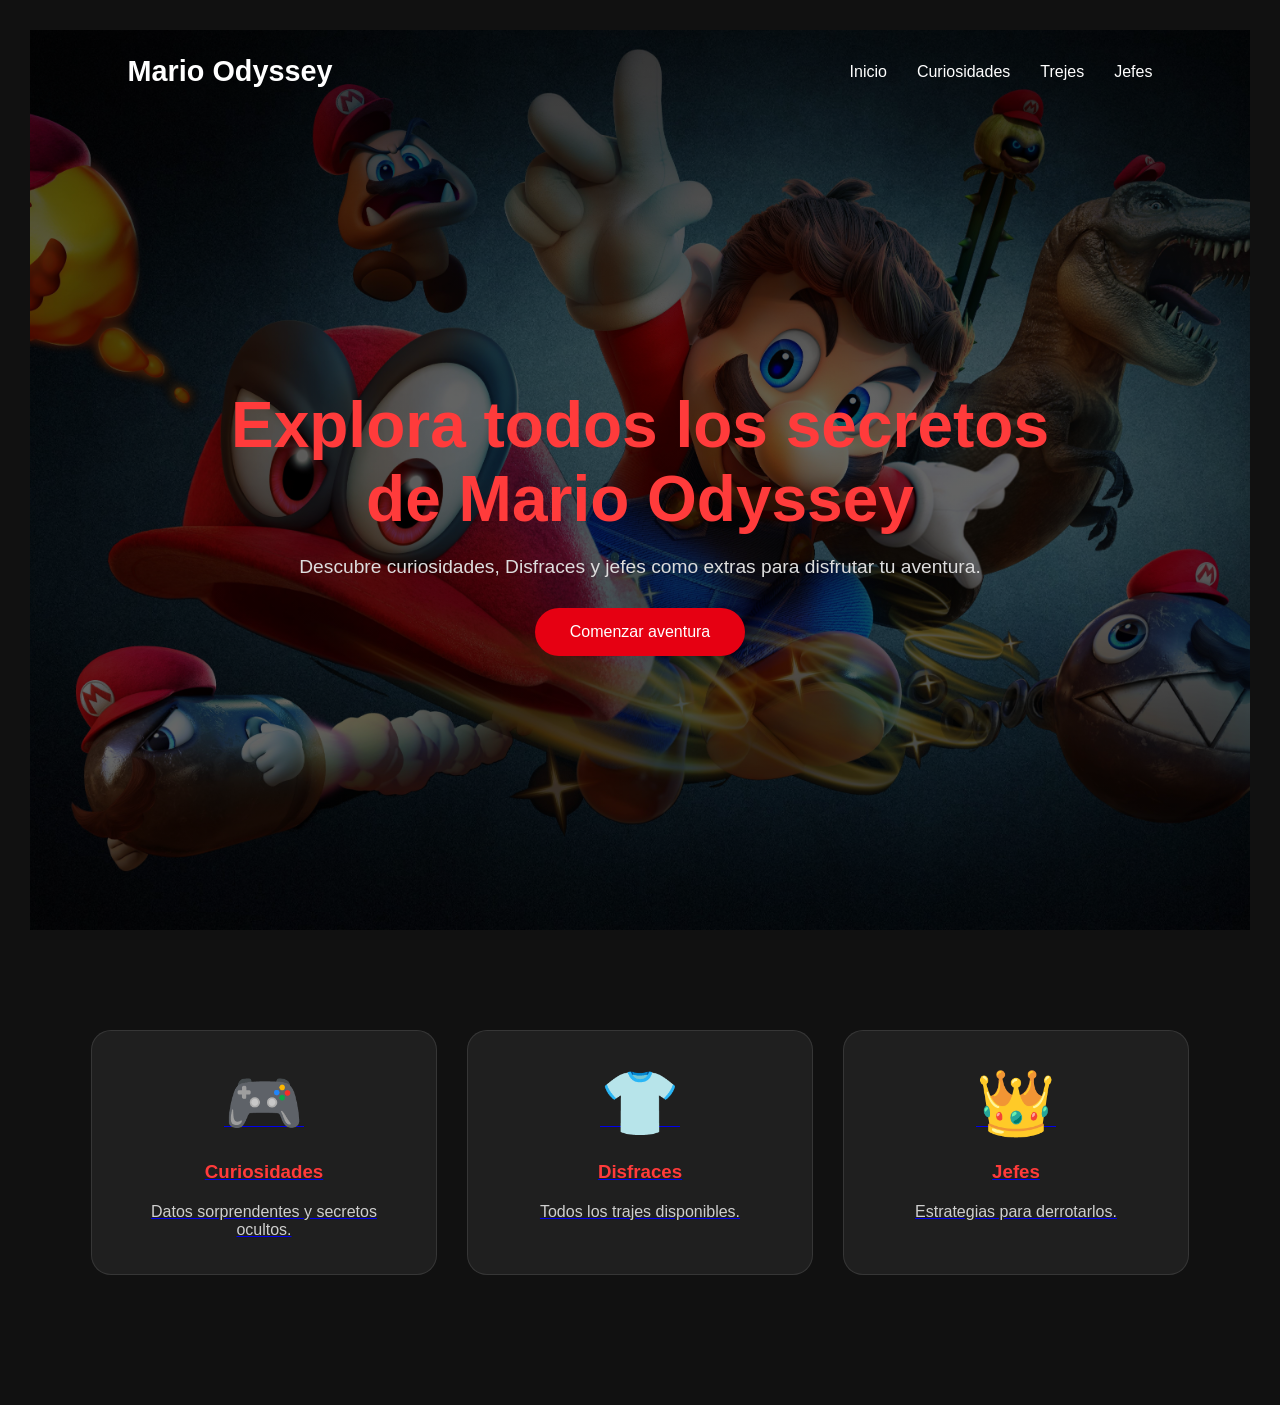
<file: index.html>
<!DOCTYPE html>
<html lang="es">
<head>
<meta charset="UTF-8">
<meta name="viewport" content="width=device-width, initial-scale=1.0">
<title>Mario Odyssey Hub</title>
<link rel="stylesheet" href="style.css">
</head>
<body>

    <!-- HERO -->
    <section class="hero">

        <nav>
            <h2 class="logo">Mario Odyssey</h2>

            <ul>
                <li><a href="index.html">Inicio</a></li>
                <li><a href="paginas/curiosidades.html">Curiosidades</a></li>
                <li><a href="paginas/trajes.html">Trejes</a></li>
                <li><a href="paginas/jefes.html">Jefes</a></li>
            </ul>
        </nav>

        <div class="hero-content">
            <h1>Explora todos los secretos de Mario Odyssey</h1>
            <p>
                Descubre curiosidades, Disfraces y
                jefes como extras para disfrutar tu aventura.
            </p>

            <a href="#menu" class="btn">Comenzar aventura</a>
        </div>

    </section>

    <!-- TARJETAS DEL MENÚ -->
    <section id="menu" class="menu-cards">

        <div class="card">
            <a href="paginas/curiosidades.html">
                <span>🎮</span>
                <h3>Curiosidades</h3>
                <p>Datos sorprendentes y secretos ocultos.</p>
            </a>
        </div>

        <div class="card">
            <a href="paginas/trajes.html">
                <span>👕</span>
                <h3>Disfraces</h3>
                <p>Todos los trajes disponibles.</p>
            </a>
        </div>

        <div class="card">
            <a href="paginas/jefes.html">
                <span>👑</span>
                <h3>Jefes</h3>
                <p>Estrategias para derrotarlos.</p>
            </a>
        </div>

    </section>


</body>
</html>
</file>
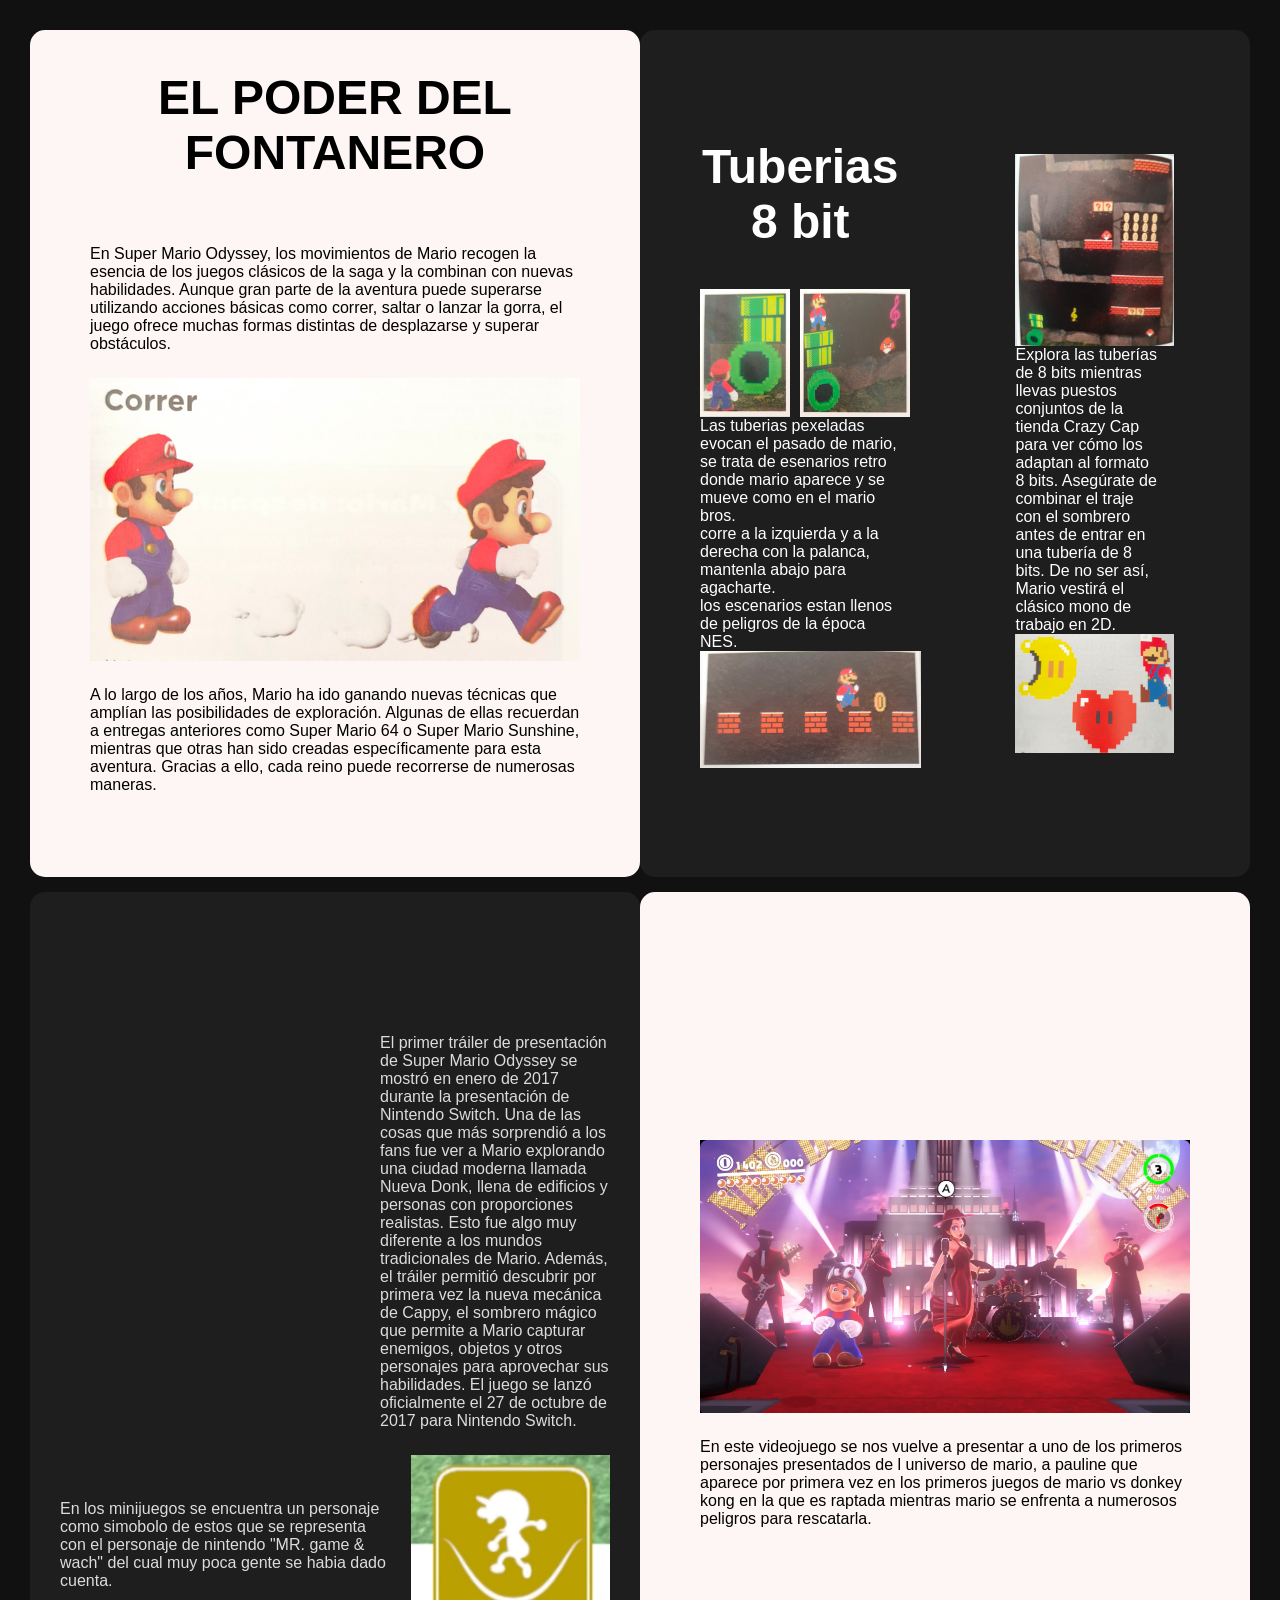
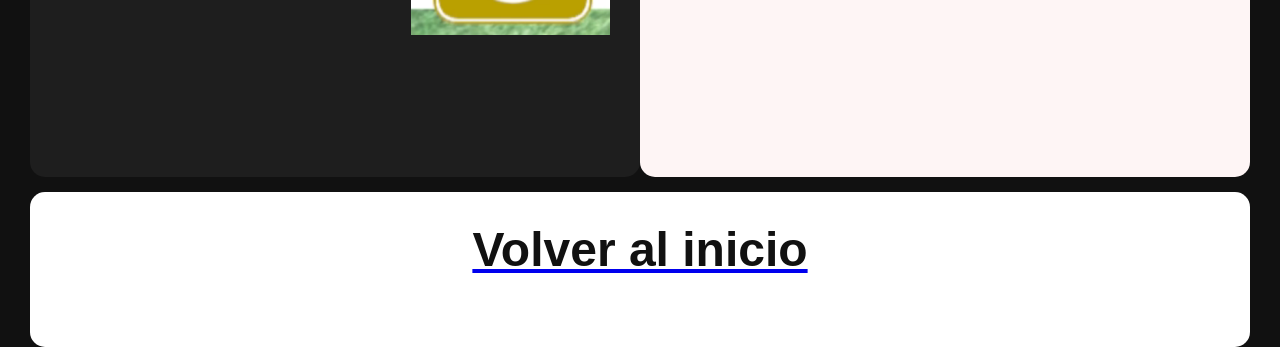
<file: paginas/curiosidades.html>
<!DOCTYPE html>
<html lang="es">
<head>
    <meta charset="UTF-8">
    <meta name="viewport" content="width=device-width, initial-scale=1.0">
    <title>Curiosidades de mario odyssey</title>
    <link rel="stylesheet" href="../style.css">
</head>
<body>
   <div class="curiosidad-poder">

    <div class="poder-imagen">
        <h1>EL PODER DEL FONTANERO</h1>
        <p>En Super Mario Odyssey, los movimientos de Mario recogen la esencia de los juegos clásicos de la saga y la combinan con nuevas habilidades. Aunque gran parte de la aventura puede superarse utilizando acciones básicas como correr, saltar o lanzar la gorra, el juego ofrece muchas formas distintas de desplazarse y superar obstáculos. <br>
        </p>
        <img src="../imagenes/correr.png" alt="Mario corriendo" class="img-correr">
        <p>A lo largo de los años, Mario ha ido ganando nuevas técnicas que amplían las posibilidades de exploración. Algunas de ellas recuerdan a entregas anteriores como Super Mario 64 o Super Mario Sunshine, mientras que otras han sido creadas específicamente para esta aventura. Gracias a ello, cada reino puede recorrerse de numerosas maneras.</p> <br>
    </div>

    <div class="poder-texto">
        <div class="izquierda1">
            <h1>Tuberias 8 bit</h1>
            <div class="imagenes-tubo">
                <img src="../imagenes/tubo-1.png" alt="tuberia" class="img-tubo"> 
                <img src="../imagenes/tubo-2.png" alt="tuberia" class="img-tubo2">
            </div>
            <p>Las tuberias pexeladas evocan el pasado de mario, se trata de esenarios retro donde mario aparece y se mueve como en el mario bros. <br>
            corre a la izquierda y a la derecha con la palanca, mantenla abajo para agacharte. <br>
            los escenarios estan llenos de peligros de la época NES.</p>
            <img src="../imagenes/cuidado.png" alt="cuidado" class="img-cuidado">
        </div>
        <div class="derecha2">
            <img src="../imagenes/tubo-3.png" alt="tuberia" class="img-tubo3">
            <p>Explora las tuberías de 8 bits mientras llevas puestos conjuntos de la tienda Crazy Cap para ver cómo los adaptan al formato 8 bits. Asegúrate de combinar el traje con el sombrero antes de entrar en una tubería de 8 bits. De no ser así, Mario vestirá el clásico mono de trabajo en 2D.</p>
            <img src="../imagenes/extras.png" alt="extras" class="img-extras">
            <P></P>
        </div>
    </div>

    <div class="parte2">
        <div class="negro">
            <div class="contenido-superior">
                <iframe class="video-mario"
                    width="800"
                    height="450"
                    src="https://www.youtube.com/embed/5kcdRBHM7kM"
                    title="Vídeo de YouTube"
                    referrerpolicy="strict-origin-when-cross-origin"
                    allow="accelerometer; autoplay; clipboard-write; encrypted-media; gyroscope; picture-in-picture; web-share"
                    allowfullscreen>
                </iframe>
                <p>El primer tráiler de presentación de Super Mario Odyssey se mostró en enero de 2017 durante la presentación de Nintendo Switch. Una de las cosas que más sorprendió a los fans fue ver a Mario explorando una ciudad moderna llamada Nueva Donk, llena de edificios y personas con proporciones realistas. Esto fue algo muy diferente a los mundos tradicionales de Mario. Además, el tráiler permitió descubrir por primera vez la nueva mecánica de Cappy, el sombrero mágico que permite a Mario capturar enemigos, objetos y otros personajes para aprovechar sus habilidades. El juego se lanzó oficialmente el 27 de octubre de 2017 para Nintendo Switch.
                </p>
            </div>
            <div class="contenido-inferior">
                <p>En los minijuegos se encuentra un personaje como simobolo de estos que se representa con el personaje de nintendo "MR. game & wach" del cual muy poca gente se habia dado cuenta.</p>
                <img src="../imagenes/curiosidad1.png" alt="curiosidades" class="curiosidad1">
            </div>
            </div>
        
        <div class="blanco">
            <img src="../imagenes/pauline.png" alt="pauline" class="pauline1">
            <p class="texto-pauline">En este videojuego se nos vuelve a presentar a uno de los primeros personajes presentados de l universo de mario, a pauline que aparece por primera vez en los primeros juegos de mario vs donkey kong en la que es raptada mientras mario se enfrenta a numerosos peligros para rescatarla.</p>
        </div>
    </div>

    <section class="volver1">
    <a href="../index.html">
        <h1 class="letra-volver">Volver al inicio</h1>
    </a>
    </section>
</div>

</body>
</html>
</file>
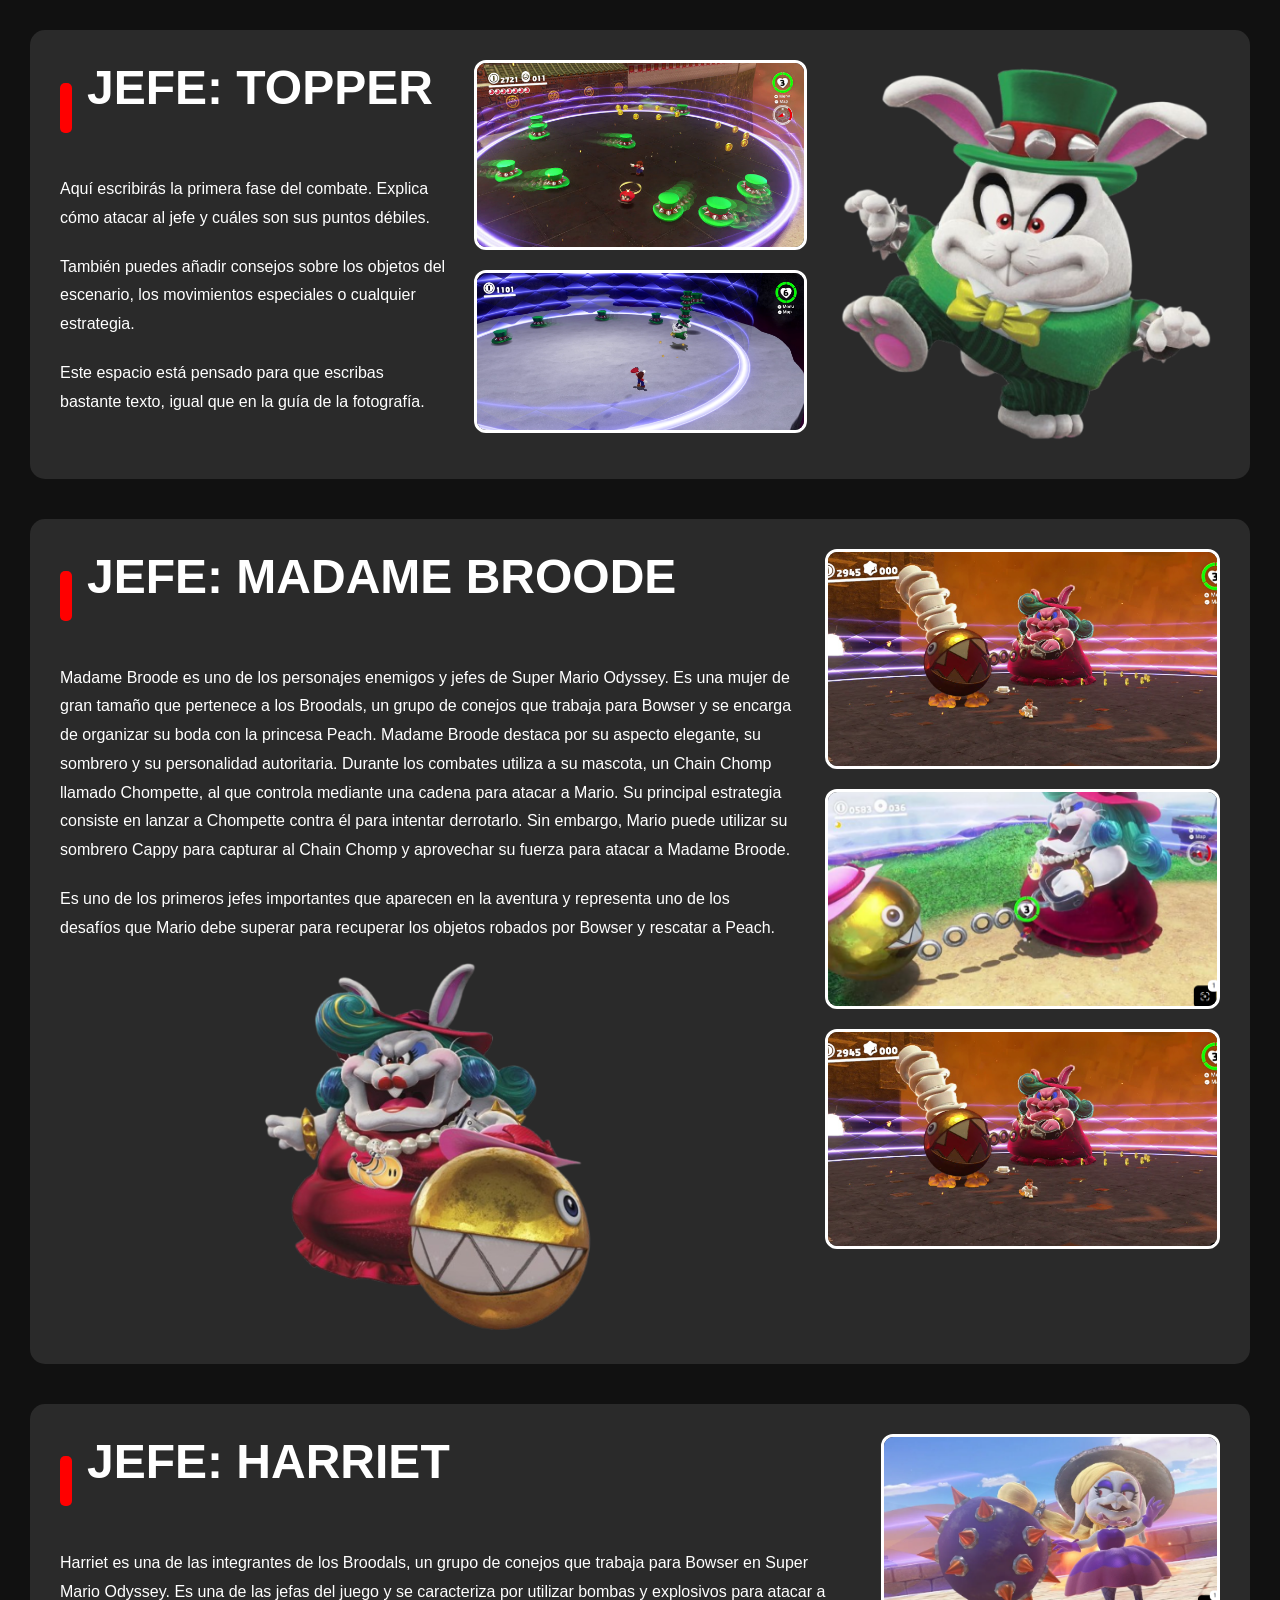
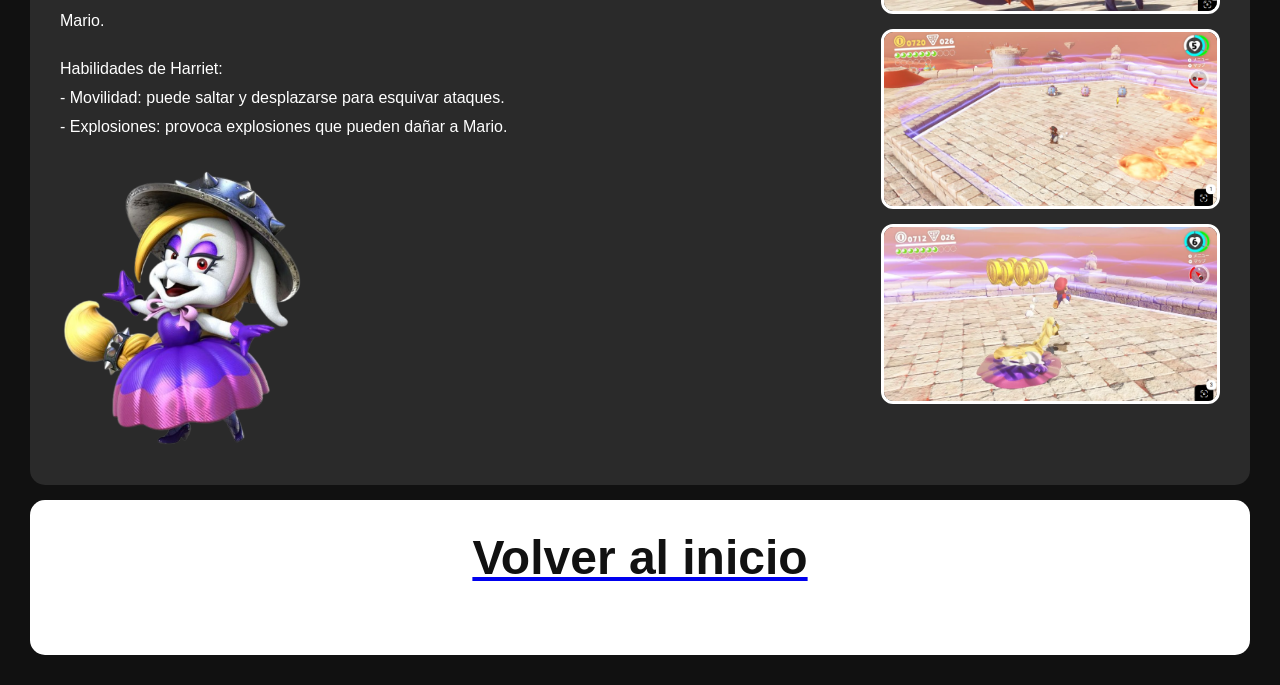
<file: paginas/jefes.html>
<!DOCTYPE html>
<html lang="es">
<head>
<meta charset="UTF-8">
<meta name="viewport" content="width=device-width, initial-scale=1.0">
<title>Jefe Topper</title>
<link rel="stylesheet" href="../style.css">
</head>

<body>

<section class="jefe">

    <div class="info">

        <div class="titulo">
            <div class="barra"></div>
            <h1>JEFE: TOPPER</h1>
        </div>

        <p>
            Aquí escribirás la primera fase del combate.
            Explica cómo atacar al jefe y cuáles son sus puntos débiles.
        </p>

        <p>
            También puedes añadir consejos sobre los objetos del escenario,
            los movimientos especiales o cualquier estrategia.
        </p>

        <p>
            Este espacio está pensado para que escribas bastante texto,
            igual que en la guía de la fotografía.
        </p>

    </div>

    <div class="capturas">

        <img src="../imagenes/topper1.jpg" alt="Captura 1">

        <img src="../imagenes/topper2.png" alt="Captura 2">

    </div>

    <div class="jefe-img">

        <img src="../imagenes/jefe1-.png" alt="Jefe">

    </div>

</section>

<section class="jefe2">

        <div class="jefe2-izquierda">

            <div class="titulo">
                <div class="barra"></div>
                <h1>JEFE: MADAME BROODE</h1>
            </div>

            <p>
                Madame Broode es uno de los personajes enemigos y jefes de Super Mario Odyssey. Es una mujer de gran tamaño que pertenece a los Broodals, un grupo de conejos que trabaja para Bowser y se encarga de organizar su boda con la princesa Peach. Madame Broode destaca por su aspecto elegante, su sombrero y su personalidad autoritaria. Durante los combates utiliza a su mascota, un Chain Chomp llamado Chompette, al que controla mediante una cadena para atacar a Mario. Su principal estrategia consiste en lanzar a Chompette contra él para intentar derrotarlo. Sin embargo, Mario puede utilizar su sombrero Cappy para capturar al Chain Chomp y aprovechar su fuerza para atacar a Madame Broode. 
            </p>

            <p>
                Es uno de los primeros jefes importantes que aparecen en la aventura y representa uno de los desafíos que Mario debe superar para recuperar los objetos robados por Bowser y rescatar a Peach.
            </p>

            <div class="jefe2-principal">
                <img src="../imagenes/madame.png" alt="Madame Broode">
            </div>

        </div>

        <div class="jefe2-derecha">

            <img src="../imagenes/madame1.png" alt="Captura 1">

            <img src="../imagenes/madame2.png" alt="Captura 2">

            <img src="../imagenes/madame1.png" alt="Captura 3">

        </div>

</section>

<section class="jefe3">

    <div class="jefe3-texto">

        <div class="titulo">
            <div class="barra"></div>
            <h1>JEFE: HARRIET</h1>
        </div>

        <p>
            Harriet es una de las integrantes de los Broodals, un grupo de conejos que trabaja para Bowser en Super Mario Odyssey. Es una de las jefas del juego y se caracteriza por utilizar bombas y explosivos para atacar a Mario.
        </p>

        <p>
            Habilidades de Harriet: <br>
- Movilidad: puede saltar y desplazarse para esquivar ataques.<br>
- Explosiones: provoca explosiones que pueden dañar a Mario.<br>
        </p>


        <div class="harriet-img">
            <img src="../imagenes/harriet.png" alt="Harriet">
        </div>

    </div>

    <div class="harriet-capturas">

        <img src="../imagenes/harriet1.png" alt="Captura 1">

        <img src="../imagenes/harriet2.png" alt="Captura 2">

        <img src="../imagenes/harriet3.png" alt="Captura 3">


    </div>

</section>

<section class="volver">
    <a href="../index.html">
        <h1 class="letra-volver">Volver al inicio</h1>
    </a>
</section>

</body>
</html>
</file>
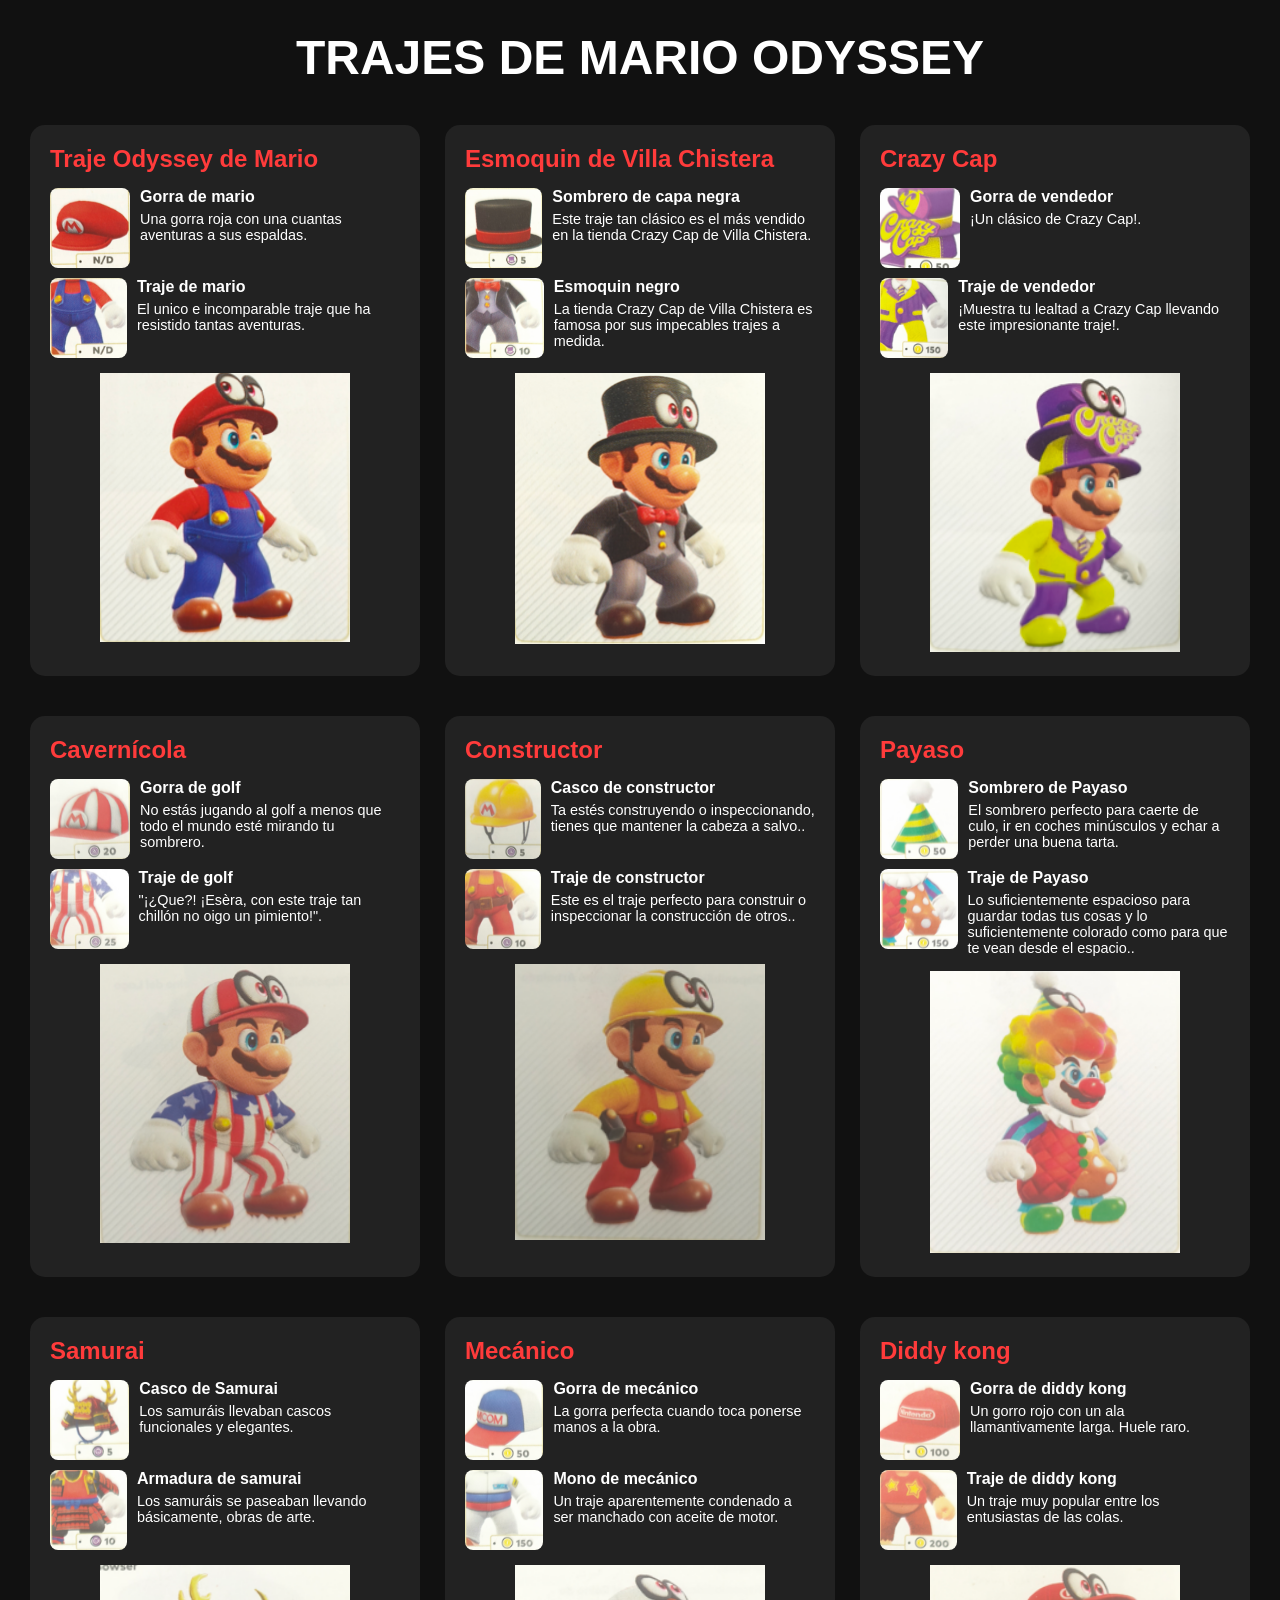
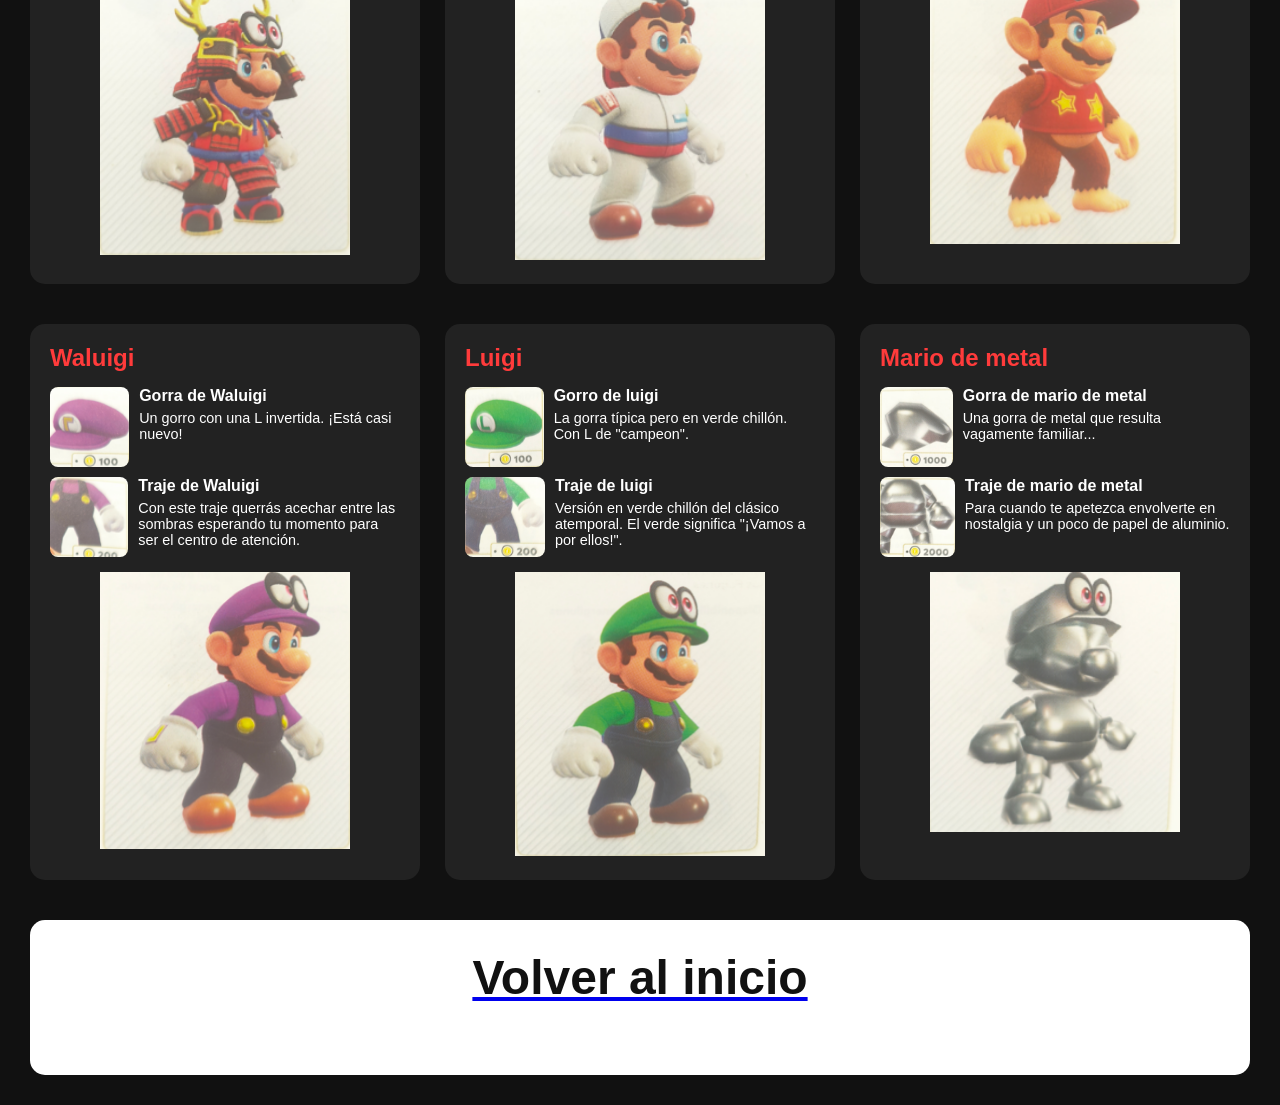
<file: paginas/trajes.html>
<!DOCTYPE html>
<html lang="es">
<head>
<meta charset="UTF-8">
<title>Trajes de Mario Odyssey</title>
<link rel="stylesheet" href="../style.css">
</head>

<body>

<h1>TRAJES DE MARIO ODYSSEY</h1>

<!-- FILA 1 -->

<div class="fila-trajes">

    <div class="traje">

        <h2>Traje Odyssey de Mario</h2>

        <div class="item">
            <img src="../imagenes/trajes/sombrero1.png">
            <div class="item-info">
                <h3>Gorra de mario</h3>
                <p>Una gorra roja con una cuantas aventuras a sus espaldas.</p>
            </div>
        </div>

        <div class="item">
            <img src="../imagenes/trajes/camisa1.png">
            <div class="item-info">
                <h3>Traje de mario</h3>
                <p>El unico e incomparable traje que ha resistido tantas aventuras.</p>
            </div>
        </div>

        <div class="mario-traje">
            <img src="../imagenes/trajes/traje1.png">
        </div>

    </div>

    <div class="traje">

        <h2>Esmoquin de Villa Chistera</h2>

        <div class="item">
            <img src="../imagenes/trajes/sombrero2.png">
            <div class="item-info">
                <h3>Sombrero de capa negra</h3>
                <p>Este traje tan clásico es el más vendido en la tienda Crazy Cap de Villa Chistera.</p>
            </div>
        </div>

        <div class="item">
            <img src="../imagenes/trajes/camisa2.png">
            <div class="item-info">
                <h3>Esmoquin negro</h3>
                <p>La tienda Crazy Cap de Villa Chistera es famosa por sus impecables trajes a medida.</p>
            </div>
        </div>

        <div class="mario-traje">
            <img src="../imagenes/trajes/traje2.png">
        </div>

    </div>

    <div class="traje">

        <h2>Crazy Cap</h2>

        <div class="item">
            <img src="../imagenes/trajes/sombrero3.png">
            <div class="item-info">
                <h3>Gorra de vendedor</h3>
                <p>¡Un clásico de Crazy Cap!.</p>
            </div>
        </div>

        <div class="item">
            <img src="../imagenes/trajes/camisa3.png">
            <div class="item-info">
                <h3>Traje de vendedor</h3>
                <p>¡Muestra tu lealtad a Crazy Cap llevando este impresionante traje!.</p>
            </div>
        </div>

        <div class="mario-traje">
            <img src="../imagenes/trajes/traje3.png">
        </div>

    </div>

</div>

<div class="fila-trajes">

    <div class="traje">

        <h2>Cavernícola</h2>

        <div class="item">
            <img src="../imagenes/trajes/sombrero4.png">
            <div class="item-info">
                <h3>Gorra de golf</h3>
                <p>No estás jugando al golf a menos que todo el mundo esté mirando tu sombrero.</p>
            </div>
        </div>

        <div class="item">
            <img src="../imagenes/trajes/camisa4.png">
            <div class="item-info">
                <h3>Traje de golf</h3>
                <p>"¡¿Que?! ¡Esèra, con este traje tan chillón no oigo un pimiento!".</p>
            </div>
        </div>

        <div class="mario-traje">
            <img src="../imagenes/trajes/traje4.png">
        </div>

    </div>

    <div class="traje">

        <h2>Constructor</h2>

        <div class="item">
            <img src="../imagenes/trajes/sombrero5.png">
            <div class="item-info">
                <h3>Casco de constructor</h3>
                <p>Ta estés construyendo o inspeccionando, tienes que mantener la cabeza a salvo..</p>
            </div>
        </div>

        <div class="item">
            <img src="../imagenes/trajes/camisa5.png">
            <div class="item-info">
                <h3>Traje de constructor</h3>
                <p>Este es el traje perfecto para construir o inspeccionar la construcción de otros..</p>
            </div>
        </div>

        <div class="mario-traje">
            <img src="../imagenes/trajes/traje5.png">
        </div>

    </div>

    <div class="traje">

        <h2>Payaso</h2>

        <div class="item">
            <img src="../imagenes/trajes/sombrero6.png">
            <div class="item-info">
                <h3>Sombrero de Payaso</h3>
                <p>El sombrero perfecto para caerte de culo, ir en coches minúsculos y echar a perder una buena tarta.</p>
            </div>
        </div>

        <div class="item">
            <img src="../imagenes/trajes/camisa6.png">
            <div class="item-info">
                <h3>Traje de Payaso</h3>
                <p>Lo suficientemente espacioso para guardar todas tus cosas y lo suficientemente colorado como para que te vean desde el espacio..</p>
            </div>
        </div>

        <div class="mario-traje">
            <img src="../imagenes/trajes/traje6.png">
        </div>

    </div>

</div>


<div class="fila-trajes">

    <div class="traje">

        <h2>Samurai</h2>

        <div class="item">
            <img src="../imagenes/trajes/sombrero7.png">
            <div class="item-info">
                <h3>Casco de Samurai</h3>
                <p>Los samuráis llevaban cascos funcionales y elegantes.</p>
            </div>
        </div>

        <div class="item">
            <img src="../imagenes/trajes/camisa7.png">
            <div class="item-info">
                <h3>Armadura de samurai</h3>
                <p>Los samuráis se paseaban llevando básicamente, obras de arte.</p>
            </div>
        </div>

        <div class="mario-traje">
            <img src="../imagenes/trajes/traje7.png">
        </div>

    </div>

    <div class="traje">

        <h2>Mecánico</h2>

        <div class="item">
            <img src="../imagenes/trajes/sombrero8.png">
            <div class="item-info">
                <h3>Gorra de mecánico</h3>
                <p>La gorra perfecta cuando toca ponerse manos a la obra.</p>
            </div>
        </div>

        <div class="item">
            <img src="../imagenes/trajes/camisa8.png">
            <div class="item-info">
                <h3>Mono de mecánico</h3>
                <p>Un traje aparentemente condenado a ser manchado con aceite de motor.</p>
            </div>
        </div>

        <div class="mario-traje">
            <img src="../imagenes/trajes/traje8.png">
        </div>

    </div>

    <div class="traje">

        <h2>Diddy kong</h2>

        <div class="item">
            <img src="../imagenes/trajes/sombrero9.png">
            <div class="item-info">
                <h3>Gorra de diddy kong</h3>
                <p>Un gorro rojo con un ala llamantivamente larga. Huele raro.</p>
            </div>
        </div>

        <div class="item">
            <img src="../imagenes/trajes/camisa9.png">
            <div class="item-info">
                <h3>Traje de diddy kong</h3>
                <p>Un traje muy popular entre los entusiastas de las colas.</p>
            </div>
        </div>

        <div class="mario-traje">
            <img src="../imagenes/trajes/traje9.png">
        </div>

    </div>

    

</div>

<div class="fila-trajes">

    <div class="traje">

        <h2>Waluigi</h2>

        <div class="item">
            <img src="../imagenes/trajes/sombrero10.png">
            <div class="item-info">
                <h3>Gorra de Waluigi</h3>
                <p>Un gorro con una L invertida. ¡Está casi nuevo!</p>
            </div>
        </div>

        <div class="item">
            <img src="../imagenes/trajes/camisa10.png">
            <div class="item-info">
                <h3>Traje de Waluigi</h3>
                <p>Con este traje querrás acechar entre las sombras esperando tu momento para ser el centro de atención.</p>
            </div>
        </div>

        <div class="mario-traje">
            <img src="../imagenes/trajes/traje10.png">
        </div>

    </div>

    <div class="traje">

        <h2>Luigi</h2>

        <div class="item">
            <img src="../imagenes/trajes/sombrero11.png">
            <div class="item-info">
                <h3>Gorro de luigi</h3>
                <p>La gorra típica pero en verde chillón. Con L de "campeon".</p>
            </div>
        </div>

        <div class="item">
            <img src="../imagenes/trajes/camisa11.png">
            <div class="item-info">
                <h3>Traje de luigi</h3>
                <p>Versión en verde chillón del clásico atemporal. El verde significa "¡Vamos a por ellos!".</p>
            </div>
        </div>

        <div class="mario-traje">
            <img src="../imagenes/trajes/traje11.png">
        </div>

    </div>

    <div class="traje">

        <h2>Mario de metal</h2>

        <div class="item">
            <img src="../imagenes/trajes/sombrero12.png">
            <div class="item-info">
                <h3>Gorra de mario de metal</h3>
                <p>Una gorra de metal que resulta vagamente familiar...</p>
            </div>
        </div>

        <div class="item">
            <img src="../imagenes/trajes/camisa12.png">
            <div class="item-info">
                <h3>Traje de mario de metal</h3>
                <p>Para cuando te apetezca envolverte en nostalgia y un poco de papel de aluminio.</p>
            </div>
        </div>

        <div class="mario-traje">
            <img src="../imagenes/trajes/traje12.png">
        </div>

    </div>

    

</div>

<section class="volver">
    <a href="../index.html">
        <h1 class="letra-volver">Volver al inicio</h1>
    </a>
    </section>
</body>
</html>
</file>
<file: style.css>
/*--------------------pagina principal index-------------------------*/
*{
    margin:0;
    padding:0;
    box-sizing:border-box;
    font-family:"Segoe UI",sans-serif;
}

body{
    background:#111;
}

/* HERO */


.hero-content h1{
    color: #ff3b3b; /* rojo Mario */
}

.hero{
    min-height:100vh;

    background:
    linear-gradient(
    rgba(0,0,0,.6),
    rgba(0,0,0,.6)),
    url("imagenes/fondo-mario.jpg");

    background-size:cover;
    background-position:center;

    display:flex;
    flex-direction:column;
}

nav{
    display:flex;
    justify-content:space-between;
    align-items:center;

    padding:25px 8%;
}

.logo{
    font-size:1.8rem;
}

nav ul{
    display:flex;
    list-style:none;
    gap:30px;
}

nav a{
    color:white;
    text-decoration:none;
}

.hero-content{
    flex:1;

    display:flex;
    flex-direction:column;
    justify-content:center;
    align-items:center;

    text-align:center;
    padding:20px;
}

.hero-content h1{
    max-width:900px;
    font-size:4rem;
    margin-bottom:20px;
}

.hero-content p{
    max-width:700px;
    font-size:1.2rem;
    color:#ddd;
}

.btn{
    margin-top:30px;

    text-decoration:none;
    color:white;

    background:#e60012;
    padding:15px 35px;

    border-radius:40px;

    transition:.3s;
}

.btn:hover{
    transform:translateY(-4px);
    background:#ff2134;
}

/* CONTENEDORES */

.menu-cards{
    width:90%;
    max-width:1400px;

    margin:auto;
    padding:100px 0;

    display:grid;
    grid-template-columns:repeat(auto-fit,minmax(280px,1fr));
    gap:30px;
}

.card{
    background:#1f1f1f;

    border-radius:20px;

    padding:35px;
    text-align:center;

    transition:.4s;

    border:1px solid rgba(255,255,255,.1);
}

.card:hover{
    transform:translateY(-10px);
    box-shadow:0 15px 40px rgba(230,0,18,.5);            /*transformador, visulmente queda mejor*/
}

.card span{
    font-size:4rem;
}

.card h3{
    margin:20px 0;
    color:#ff3b3b;
}

.card p{
    color:#cfcfcf;
}


/* ---------------------pagina de curiosidades---------------------- */

.curiosidad-poder{
    display: flex;
    flex-wrap: wrap;
    width: 100%;
    height: 100vh;
}

.poder-imagen{
    width: 50%;
    background: rgb(254, 245, 245);             /*hago dos contenedores en blanco y negro que dividen la pantalla*/
    padding: 40px 60px;

    display: flex;
    border-radius: 15px;
    gap:25px;
    flex-direction: column;
    justify-content: center;
}
.poder-imagen p{
    color: black;
}
.poder-imagen h1{
    color: black;
}

.poder-texto{
    width: 50%;
    background: #1e1e1e;
    color: rgb(221, 220, 220);

    padding: 20px 30px;

    display: flex;
    border-radius: 15px;
    gap:25px;
    flex-direction: row;
    justify-content: center;
}

.izquierda1{
    width: 50%;
    background: #1e1e1e;
    color: white;                               
    padding: 20px 30px;

    display: flex;
    flex-direction: column;
    justify-content: center;
}

.derecha2{
    width: 50%;
    background: #1e1e1e;
    color: white;

    padding: 40px 60px;

    display: flex;
    flex-direction: column;
    justify-content: center;
}

.imagenes-tubo{
    display: flex;
    gap: 10px;
}

.img-tubo,
.img-tubo2{
    width: 50%;
    height: auto;
}


.img-correr{
    width: 100%;
}

.img-tubo{
    width: 45%;
}
.img-tubo2{
    width: 55%;
}
.img-tubo3{
    width: 110%;
}
.img-extras{
    width: 110%
}
.img-cuidado{
    width: 110%;
}
    
.volver1{
    background:#ffffff;
    border-radius:15px;
    padding:30px;

    width:100%;

    display:flex;
    justify-content:center;
    align-items:center;

    margin-top:15px;
}


.parte2{
    display: flex;
    flex-wrap: wrap;
    width: 100%;
    height: 100vh;
}

.blanco{
    width: 50%;
    background: rgb(254, 245, 245);                 /*dos contenedores blanco y negro pero de abajo*/
    padding: 40px 60px;

    display: flex;
    gap:25px;
    border-radius: 15px;
    margin-top: 15px;
    flex-direction: column;
    justify-content: center;
}

.texto-pauline{
    color: black;
}

.negro{
    width: 50%;
    background: #1e1e1e;
    color: rgb(221, 220, 220);

    padding: 20px 30px;

    display: flex;
    gap:25px;
    border-radius: 15px;
    margin-top: 15px;
    flex-direction: column;
    justify-content: center;
}
.video-mario{
    width: 70%;
    height: 300px;
    border: none;
}

.curiosidad1 {
  width: 200px;
  height: 180px;
}

.contenido-superior {
    display: flex;
    gap: 20px;
    align-items: flex-start;
}

.contenido-inferior{
    display: flex;
    gap: 20px;
    align-items: center;
}







/*--------------------------pagina de jefes-----------------------------*/

body{
    background:#111;
    color:white;
    padding:30px;
}

/* CONTENEDOR PRINCIPAL */
/*priemer jefe*/

.jefe{
    background:#2a2a2a;
    border-radius:15px;
    padding:30px;

    display:flex;
    gap:25px;
}

/* COLUMNA IZQUIERDA */

.info{
    width:35%;
}

.titulo{
    display:flex;
    align-items:center;
    gap:15px;
    margin-bottom:20px;
}

.barra{
    width:12px;
    height:50px;
    background:red;
    border-radius:5px;
}

.titulo h1{
    font-size:3rem;
}

.info p{
    line-height:1.8;
    margin-bottom:20px;
}

/* CENTRO */

.capturas{
    width:30%;

    display:flex;
    flex-direction:column;
    gap:20px;
}

.capturas img{
    width:100%;
    border-radius:12px;
    border:3px solid white;
}

/* DERECHA */

.jefe-img{
    width:35%;

    display:flex;
    justify-content:center;
    align-items:flex-end;
}

.jefe-img img{
    width:100%;
    max-width:400px;
}

/* PARTE INFERIOR */

.reino{
    margin-top:30px;

    background:white;
    color:black;

    padding:30px;
    border-radius:15px;
}

.reino h2{
    font-size:3rem;
    margin-bottom:15px;
}

.reino p{
    line-height:1.8;
}

/* ========================= */
/* MADAME BROODE */
/* ========================= */

.jefe2{
    background:#2a2a2a;
    border-radius:15px;
    padding:30px;

    margin-top:40px;

    display:flex;
    gap:30px;
}

.jefe2-izquierda{
    width:65%;
}

.jefe2-izquierda p{
    line-height:1.8;
    margin-bottom:20px;
}

.jefe2-derecha{
    width:35%;

    display:flex;
    flex-direction:column;
    gap:20px;
}

.jefe2-derecha img{
    width:100%;
    height:220px;
    object-fit:cover;

    border-radius:12px;
    border:3px solid white;
}

.jefe2-principal{
    margin-top:20px;
    text-align:center;
}

.jefe2-principal img{
    width:50%;
    max-width:550px;
}

/* ========================= */
/* HARRIET */
/* ========================= */

.jefe3{
    background:#2a2a2a;
    border-radius:15px;
    padding:30px;

    margin-top:40px;

    display:flex;
    gap:30px;
}

.jefe3-texto{
    width:70%;
}

.jefe3-texto p{
    line-height:1.8;
    margin-bottom:20px;
}

.harriet-img{
    margin-top:25px;
    text-align:left;
}

.harriet-img img{
    width:250px;
}

.harriet-capturas{
    width:30%;

    display:flex;
    flex-direction:column;
    gap:15px;
}

.harriet-capturas img{
    width:100%;
    height:180px;
    object-fit:cover;

    border-radius:12px;
    border:3px solid white;
}

.volver{
    background: #ffffff;
    border-radius: 15px;
    padding: 30px;

    width: 100%;
    margin-top: 0;

    display: flex;
    margin-top: 15px;
    justify-content: center;
    align-items: center;
}

.letra-volver{
    color:#111
}

/*--------------------------pagina de trajes-----------------------------*/


body{
    background:#111;
    color:white;
    padding:30px;
}

h1{
    text-align:center;
    font-size:3rem;
    margin-bottom:40px;
}

/* FILA DE TRAJES */

.fila-trajes{
    display:flex;
    gap:25px;
    margin-bottom:40px;
}

/* TARJETA */

.traje{
    flex:1;
    background:#222;
    border-radius:15px;
    padding:20px;
}

.traje h2{
    margin-bottom:15px;
    color:#ff3b3b;
}

.item{
    display:flex;
    gap:10px;
    margin-bottom:10px;
}

.item img{
    width:80px;
    height:80px;
    object-fit:cover;
    border-radius:8px;
}

.item-info h3{
    font-size:1rem;
    margin-bottom:5px;
}

.item-info p{
    font-size:0.9rem;
}

.mario-traje{
    margin-top:15px;
    text-align:center;
}

.mario-traje img{
    width:250px;
    max-width:100%;
}


/*-------------------------RESPONSIVE TABLET------------------------------------*/


@media (max-width: 1024px){

    .hero-content h1{
        font-size:3rem;
    }

    .curiosidad-poder,
    .parte2{
        height:auto;
    }

    .poder-imagen,
    .poder-texto,
    .blanco,
    .negro{
        width:100%;
    }

    .fila-trajes{
        flex-wrap:wrap;
    }

    .traje{
        min-width:300px;
    }

    .jefe,
    .jefe2,
    .jefe3{
        flex-direction:column;
    }

    .info,
    .capturas,
    .jefe-img,
    .jefe2-izquierda,
    .jefe2-derecha,
    .jefe3-texto,
    .harriet-capturas{
        width:100%;
    }

    .video-mario{
        width:100%;
    }
}


/*--------------------------RESPONSIVE MÓVIL------------------------------*/

@media (max-width: 768px){

    nav{
        flex-direction:column;
        gap:20px;
    }

    nav ul{
        flex-direction:column;
        text-align:center;
        gap:15px;
    }

    .hero-content h1{
        font-size:2.2rem;
    }

    .hero-content p{
        font-size:1rem;
    }

    .poder-texto{
        flex-direction:column;
    }

    .izquierda1,
    .derecha2{
        width:100%;
        padding:20px;
    }

    .contenido-superior,
    .contenido-inferior{
        flex-direction:column;
    }

    .video-mario{
        width:100%;
        height:250px;
    }

    .curiosidad1{
        width:100%;
        max-width:300px;
        height:auto;
    }

    .img-tubo3,
    .img-extras,
    .img-cuidado{
        width:100%;
    }

    .titulo h1{
        font-size:2rem;
    }

    h1{
        font-size:2rem;
    }

    .jefe2-principal img{
        width:100%;
    }

    .harriet-img img{
        width:100%;
        max-width:250px;
    }

    .mario-traje img{
        width:180px;
    }
}
</file>
